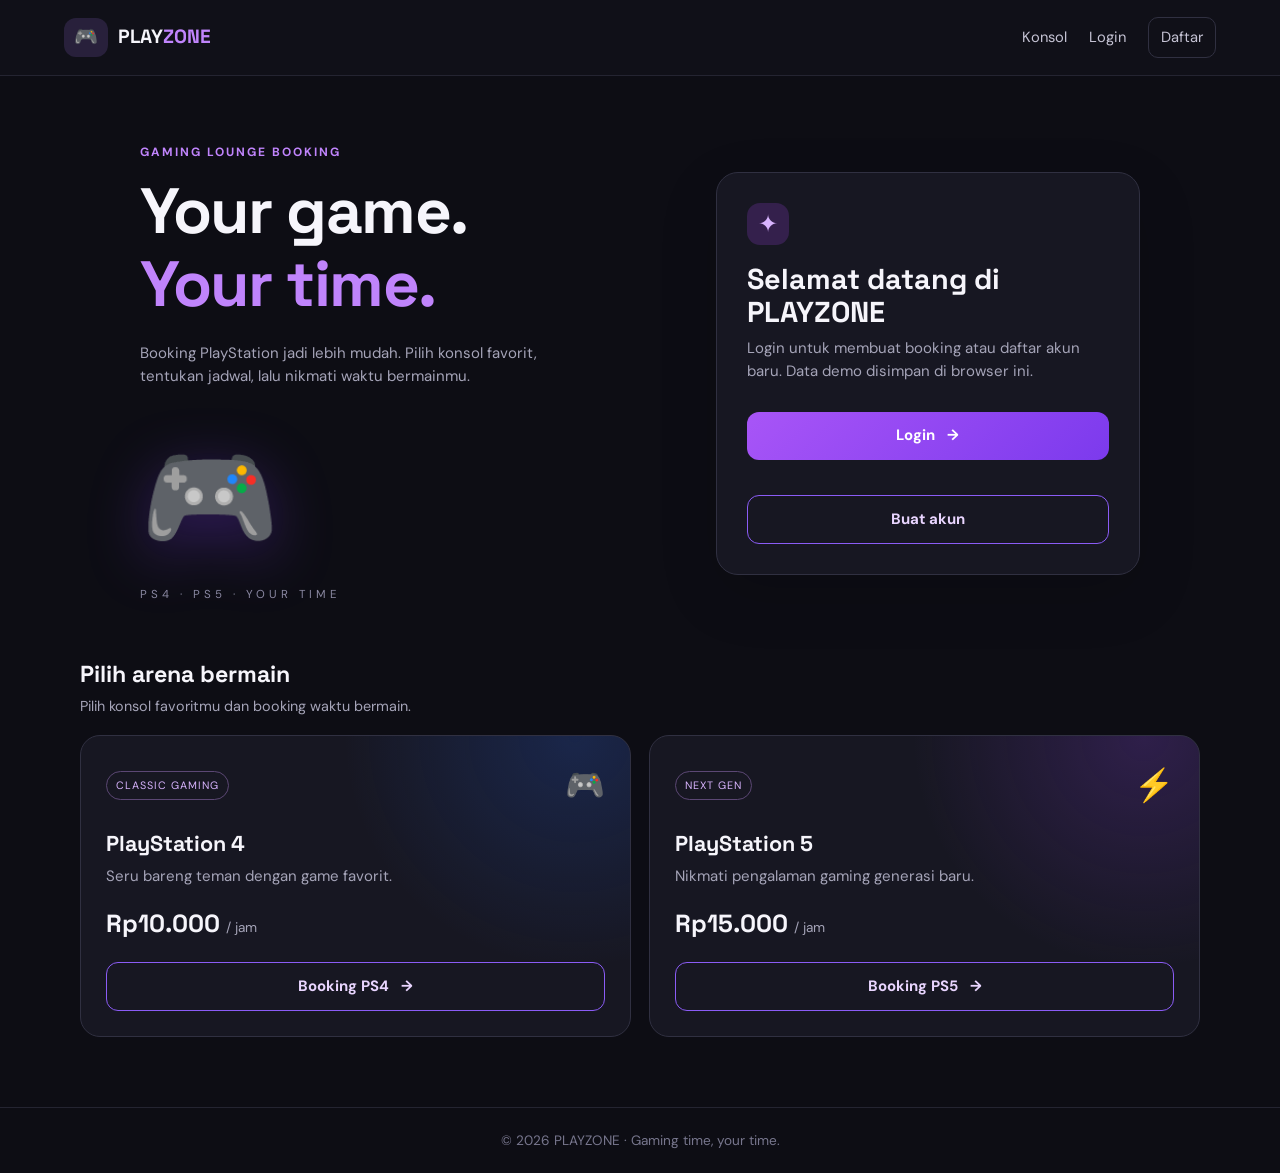
<file: index.html>
<!doctype html><html lang="id"><head><meta charset="utf-8"><meta name="viewport" content="width=device-width,initial-scale=1"><title>PLAYZONE | Booking PlayStation</title><link rel="stylesheet" href="assets/style.css"></head><body>
<header class="topbar"><a class="brand" href="index.html"><span class="brand-icon">🎮</span><span>PLAY<span class="accent">ZONE</span></span></a><nav class="nav"><a href="#konsol">Konsol</a><a href="login.html">Login</a><a class="nav-logout" href="register.html">Daftar</a></nav></header>
<main class="container"><section class="auth-wrap"><div class="auth-art"><div class="eyebrow">GAMING LOUNGE BOOKING</div><h1>Your game.<br><span class="accent">Your time.</span></h1><p>Booking PlayStation jadi lebih mudah. Pilih konsol favorit, tentukan jadwal, lalu nikmati waktu bermainmu.</p><div class="console-emoji">🎮</div><div class="art-caption">PS4 · PS5 · YOUR TIME</div></div><div class="auth-card"><div class="mini-icon">✦</div><h2>Selamat datang di PLAYZONE</h2><p class="muted">Login untuk membuat booking atau daftar akun baru. Data demo disimpan di browser ini.</p><div class="form"><a class="btn full" href="login.html">Login <span>→</span></a><a class="btn btn-outline full" href="register.html">Buat akun</a></div></div></section>
<section id="konsol" class="section-heading"><div><h2>Pilih arena bermain</h2><p class="muted">Pilih konsol favoritmu dan booking waktu bermain.</p></div></section><div class="console-grid"><article class="console-card ps4"><div class="console-top"><span class="pill">CLASSIC GAMING</span><span class="console-symbol">🎮</span></div><h3>PlayStation 4</h3><p>Seru bareng teman dengan game favorit.</p><div class="price">Rp10.000 <small>/ jam</small></div><a class="btn btn-outline" href="login.html">Booking PS4 <span>→</span></a></article><article class="console-card ps5"><div class="console-top"><span class="pill">NEXT GEN</span><span class="console-symbol">⚡</span></div><h3>PlayStation 5</h3><p>Nikmati pengalaman gaming generasi baru.</p><div class="price">Rp15.000 <small>/ jam</small></div><a class="btn btn-outline" href="login.html">Booking PS5 <span>→</span></a></article></div></main><footer class="footer">© <span id="year"></span> PLAYZONE · Gaming time, your time.</footer><script>document.getElementById('year').textContent=new Date().getFullYear();</script></body></html>
</file>
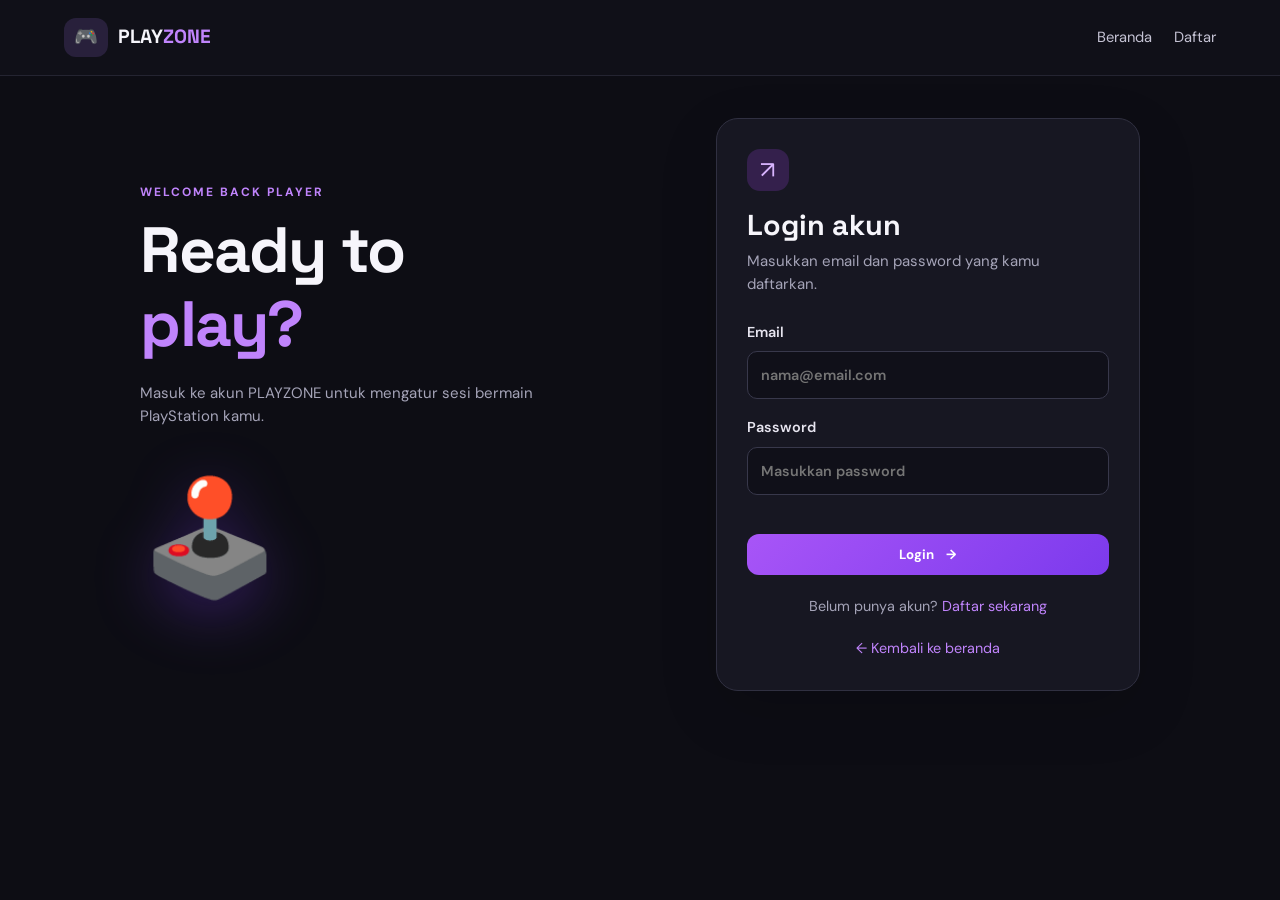
<file: login.html>
<!doctype html><html lang="id"><head><meta charset="utf-8"><meta name="viewport" content="width=device-width,initial-scale=1"><title>Login | PLAYZONE</title><link rel="stylesheet" href="assets/style.css"></head><body><header class="topbar"><a class="brand" href="index.html"><span class="brand-icon">🎮</span><span>PLAY<span class="accent">ZONE</span></span></a><nav class="nav"><a href="index.html">Beranda</a><a href="register.html">Daftar</a></nav></header><main class="container"><section class="auth-wrap"><div class="auth-art"><div class="eyebrow">WELCOME BACK PLAYER</div><h1>Ready to<br><span class="accent">play?</span></h1><p>Masuk ke akun PLAYZONE untuk mengatur sesi bermain PlayStation kamu.</p><div class="console-emoji">🕹️</div></div><div class="auth-card"><div class="mini-icon">↗</div><h2>Login akun</h2><p class="muted">Masukkan email dan password yang kamu daftarkan.</p><form class="form" id="loginForm"><label>Email<input name="email" type="email" placeholder="nama@email.com" required></label><label>Password<input name="password" type="password" placeholder="Masukkan password" required></label><div id="message"></div><button class="btn full" type="submit">Login <span>→</span></button></form><p class="auth-switch">Belum punya akun? <a href="register.html">Daftar sekarang</a></p><p class="auth-switch"><a href="index.html">← Kembali ke beranda</a></p></div></section></main><script src="assets/app.js"></script></body></html>
</file>
<file: assets/style.css>
@import url('https://fonts.googleapis.com/css2?family=DM+Sans:wght@400;500;600;700&family=Space+Grotesk:wght@400;500;600;700&display=swap');
:root{--bg:#0d0d14;--panel:#171722;--panel2:#20202e;--text:#f6f5fb;--muted:#a5a4b8;--purple:#a855f7;--purple2:#7c3aed;--line:#303041;--green:#34d399;--red:#fb7185;--yellow:#fbbf24}
*{box-sizing:border-box}body{margin:0;background:var(--bg);color:var(--text);font-family:'DM Sans',sans-serif;font-size:15px;line-height:1.55}a{color:inherit;text-decoration:none}h1,h2,h3,.brand{font-family:'Space Grotesk',sans-serif;line-height:1.15;margin:0}h1{font-size:clamp(2rem,4vw,3rem);letter-spacing:-1.4px}h2{font-size:1.45rem}h3{font-size:1.35rem}.accent{color:#c084fc}.muted{color:var(--muted);margin:8px 0 0}.topbar{height:auto;min-height:76px;padding:16px max(5vw,20px);display:flex;justify-content:space-between;align-items:center;gap:20px;border-bottom:1px solid #242431;background:#101018;position:relative;z-index:2}.brand{font-weight:700;font-size:1.2rem;display:flex;align-items:center;gap:10px}.brand-icon{background:#28203b;padding:8px 10px;border-radius:12px}.nav{display:flex;align-items:center;gap:22px;color:#c5c3d4;font-size:.92rem}.nav a:hover,.text-link,.auth-switch a{color:#c084fc}.nav-logout{border:1px solid var(--line);padding:8px 12px;border-radius:10px}.container{max-width:1120px;width:90%;margin:42px auto 70px;min-height:65vh}.footer{text-align:center;color:#77768d;padding:22px;border-top:1px solid #242431;font-size:.85rem}.btn{border:0;background:linear-gradient(135deg,var(--purple),var(--purple2));color:white;font-weight:700;padding:12px 17px;border-radius:12px;display:inline-flex;align-items:center;justify-content:center;gap:12px;cursor:pointer;font-family:inherit;transition:transform .15s,filter .15s}.btn:hover{transform:translateY(-1px);filter:brightness(1.1)}.full{width:100%;margin-top:5px}.btn-outline{background:transparent;border:1px solid #8b5cf6;color:#e9d5ff;width:100%;margin-top:18px}.btn-small{padding:8px 10px;font-size:.8rem}.auth-wrap{display:grid;grid-template-columns:1fr .85fr;gap:6vw;align-items:center;max-width:1000px;margin:25px auto 0}.auth-art{padding:25px 0;position:relative}.eyebrow{color:#c084fc;font-size:.75rem;font-weight:700;letter-spacing:2px;margin-bottom:13px}.auth-art h1{font-size:clamp(2.7rem,5vw,4.2rem)}.auth-art p{color:var(--muted);max-width:410px;margin-top:20px}.console-emoji{font-size:7rem;filter:drop-shadow(0 15px 30px #7c3aed55);margin-top:24px}.art-caption{color:#8b89a2;letter-spacing:4px;font-size:.72rem}.auth-card,.panel{background:var(--panel);border:1px solid var(--line);border-radius:22px;padding:30px;box-shadow:0 20px 60px #0002}.auth-card h2{font-size:1.8rem}.mini-icon{width:42px;height:42px;border-radius:13px;display:grid;place-items:center;background:#34204c;color:#d8b4fe;font-size:1.5rem;margin-bottom:18px}.form{display:grid;gap:17px;margin-top:24px}.form label{display:grid;gap:8px;color:#e7e5f0;font-weight:600;font-size:.9rem}.form input,.form select,.inline-form select{width:100%;background:#101019;border:1px solid #38384b;border-radius:10px;padding:12px 13px;color:var(--text);font:inherit;outline:none}.form input:focus,.form select:focus{border-color:var(--purple)}input[type=date]::-webkit-calendar-picker-indicator{filter:invert(1)}.auth-switch{text-align:center;color:var(--muted);margin:20px 0 0;font-size:.9rem}.alert{padding:12px 14px;border-radius:10px;margin-top:16px;font-size:.9rem}.alert.error{background:#3b1824;color:#fecdd3;border:1px solid #6b2638}.alert.success{background:#12352c;color:#a7f3d0;border:1px solid #23664f}.welcome-row{display:flex;align-items:center;justify-content:space-between;gap:20px;margin-bottom:30px}.stats-grid{display:grid;grid-template-columns:repeat(3,1fr);gap:16px;margin-bottom:38px}.stat-card{padding:22px;background:var(--panel);border:1px solid var(--line);border-radius:17px;display:flex;flex-direction:column;gap:6px}.stat-label{color:var(--muted);font-size:.88rem}.stat-card strong{font-family:'Space Grotesk';font-size:2.15rem}.stat-foot{color:#77768d;font-size:.78rem}.section-heading{display:flex;align-items:center;justify-content:space-between;gap:16px;margin:32px 0 17px}.section-heading p{font-size:.9rem}.console-grid{display:grid;grid-template-columns:1fr 1fr;gap:18px}.console-card{border:1px solid var(--line);border-radius:20px;padding:25px;min-height:245px;background:radial-gradient(circle at 90% 0%,#7035b944,transparent 40%),var(--panel)}.console-card.ps4{background:radial-gradient(circle at 90% 0%,#2563eb33,transparent 40%),var(--panel)}.console-top{display:flex;justify-content:space-between;align-items:center;margin-bottom:22px}.pill{font-size:.67rem;letter-spacing:1px;border:1px solid #5b4774;color:#d8b4fe;border-radius:100px;padding:5px 9px}.console-symbol{font-size:2rem}.console-card p{color:var(--muted);margin:8px 0}.price{font-family:'Space Grotesk';font-size:1.55rem;font-weight:700;margin-top:17px}.price small{font:400 .85rem 'DM Sans';color:var(--muted)}.table-wrap{overflow-x:auto;border:1px solid var(--line);border-radius:15px;background:var(--panel)}table{width:100%;border-collapse:collapse;min-width:700px}th,td{text-align:left;padding:15px 17px;border-bottom:1px solid var(--line);font-size:.88rem}th{color:#a8a6bc;font-weight:600;background:#1d1d2a}tr:last-child td{border-bottom:0}td small{color:var(--muted)}.empty{text-align:center;color:var(--muted);padding:28px}.status{font-size:.76rem;padding:5px 9px;border-radius:99px;white-space:nowrap}.status.pending{background:#3b2c15;color:#fcd34d}.status.confirmed{background:#12352c;color:#6ee7b7}.status.cancelled{background:#3b1824;color:#fda4af}.page-intro{margin-bottom:28px}.booking-layout{display:grid;grid-template-columns:1.15fr .85fr;gap:22px;align-items:start}.panel h2{margin-bottom:5px}.total-box{display:flex;justify-content:space-between;align-items:center;padding:15px;background:#242035;border:1px solid #4c3670;border-radius:12px;color:#d6d3e5}.total-box strong{font-family:'Space Grotesk';font-size:1.3rem;color:#d8b4fe}.booking-aside{border:1px solid #45305e;border-radius:20px;padding:28px;background:radial-gradient(circle at 100% 0%,#8b5cf633,transparent 45%),var(--panel);min-height:300px}.aside-icon{font-size:2.5rem;margin-bottom:15px}.booking-aside p{color:var(--muted)}.rule{border-top:1px solid var(--line);padding:12px 0;color:#c8c6d8;font-size:.86rem}.rule span{color:#c084fc;margin-right:8px}.inline-form{display:flex;gap:7px;min-width:185px}.inline-form select{padding:8px;font-size:.8rem;min-width:110px}
@media(max-width:760px){.topbar{align-items:flex-start;flex-direction:column}.nav{width:100%;gap:13px;flex-wrap:wrap;font-size:.85rem}.container{margin-top:28px}.auth-wrap{grid-template-columns:1fr;gap:22px;margin-top:0}.auth-art{padding:10px 0}.auth-art h1{font-size:2.7rem}.console-emoji{font-size:4.5rem;margin-top:10px}.auth-card,.panel{padding:22px}.welcome-row{align-items:flex-start;flex-direction:column}.stats-grid{grid-template-columns:1fr;gap:10px}.stat-card{padding:16px}.stat-card strong{font-size:1.8rem}.console-grid,.booking-layout{grid-template-columns:1fr}.section-heading{align-items:flex-start}.console-card{min-height:220px}}
</file>
